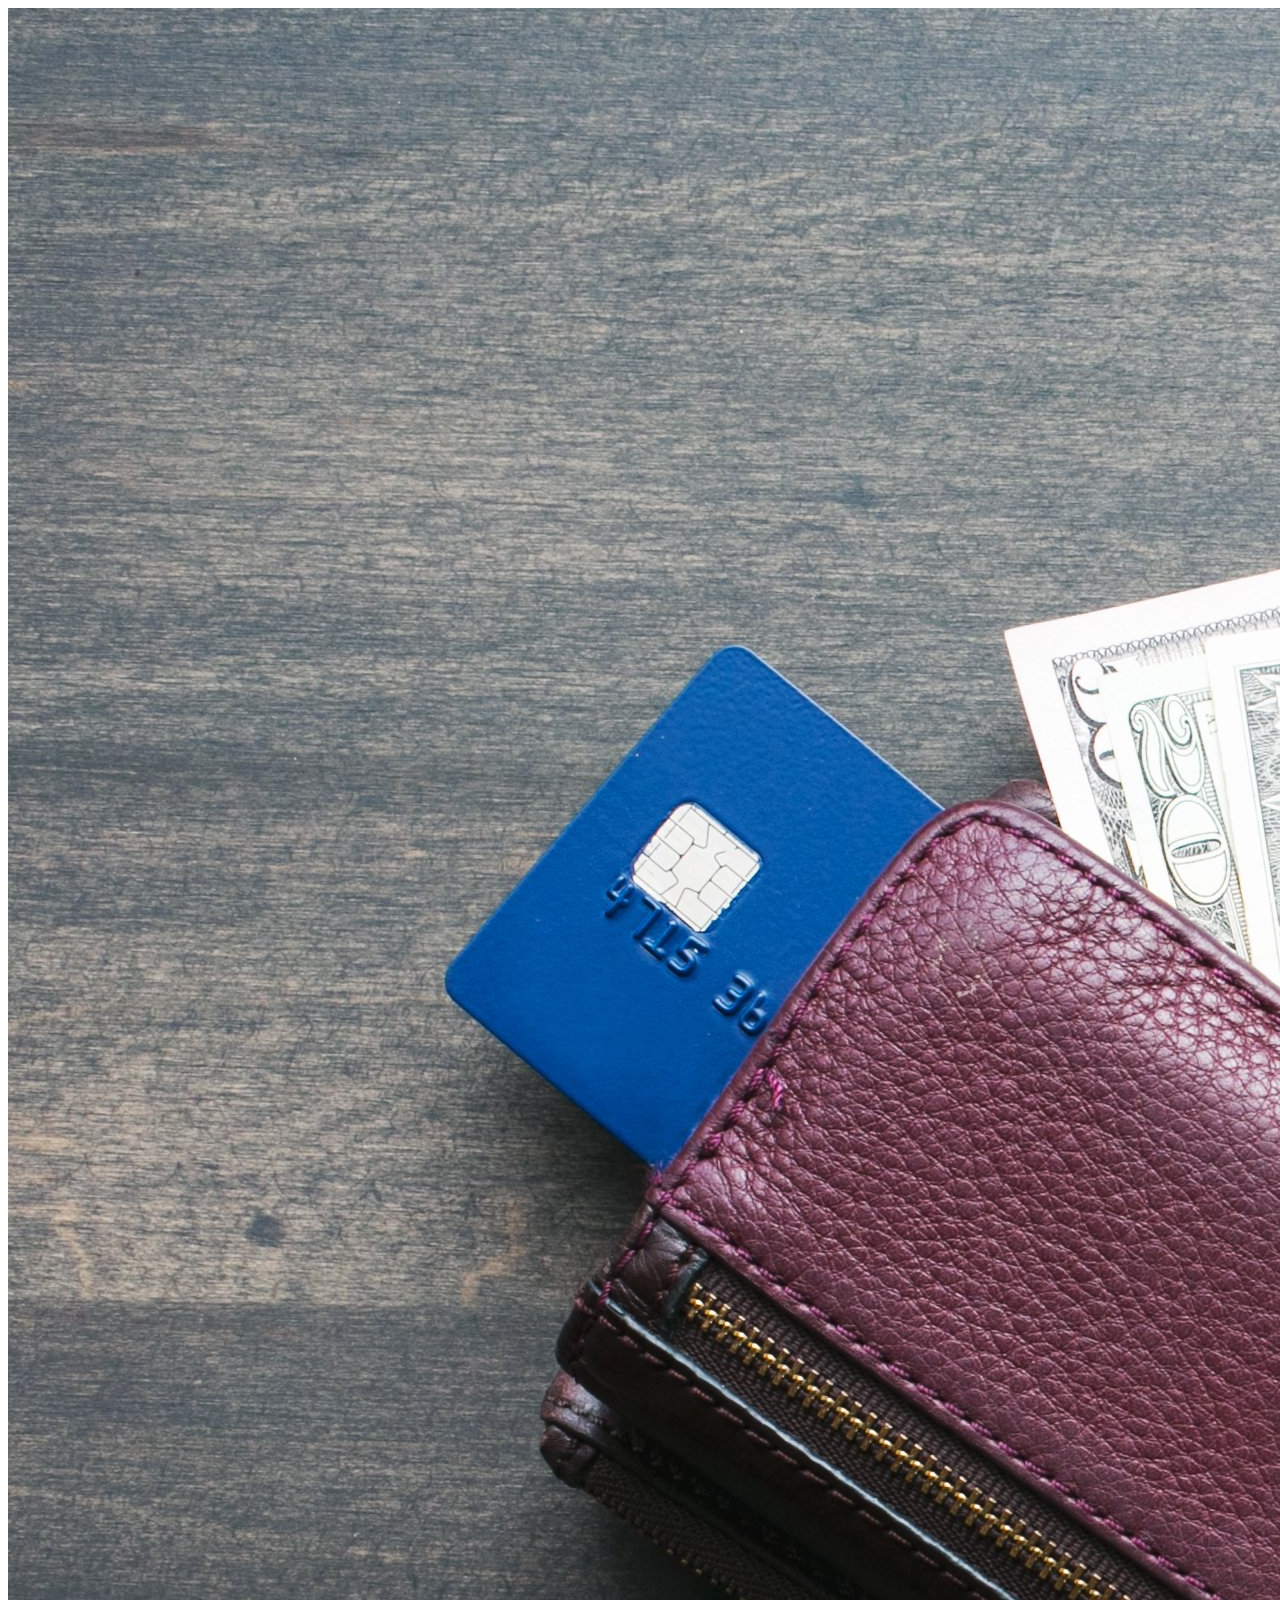
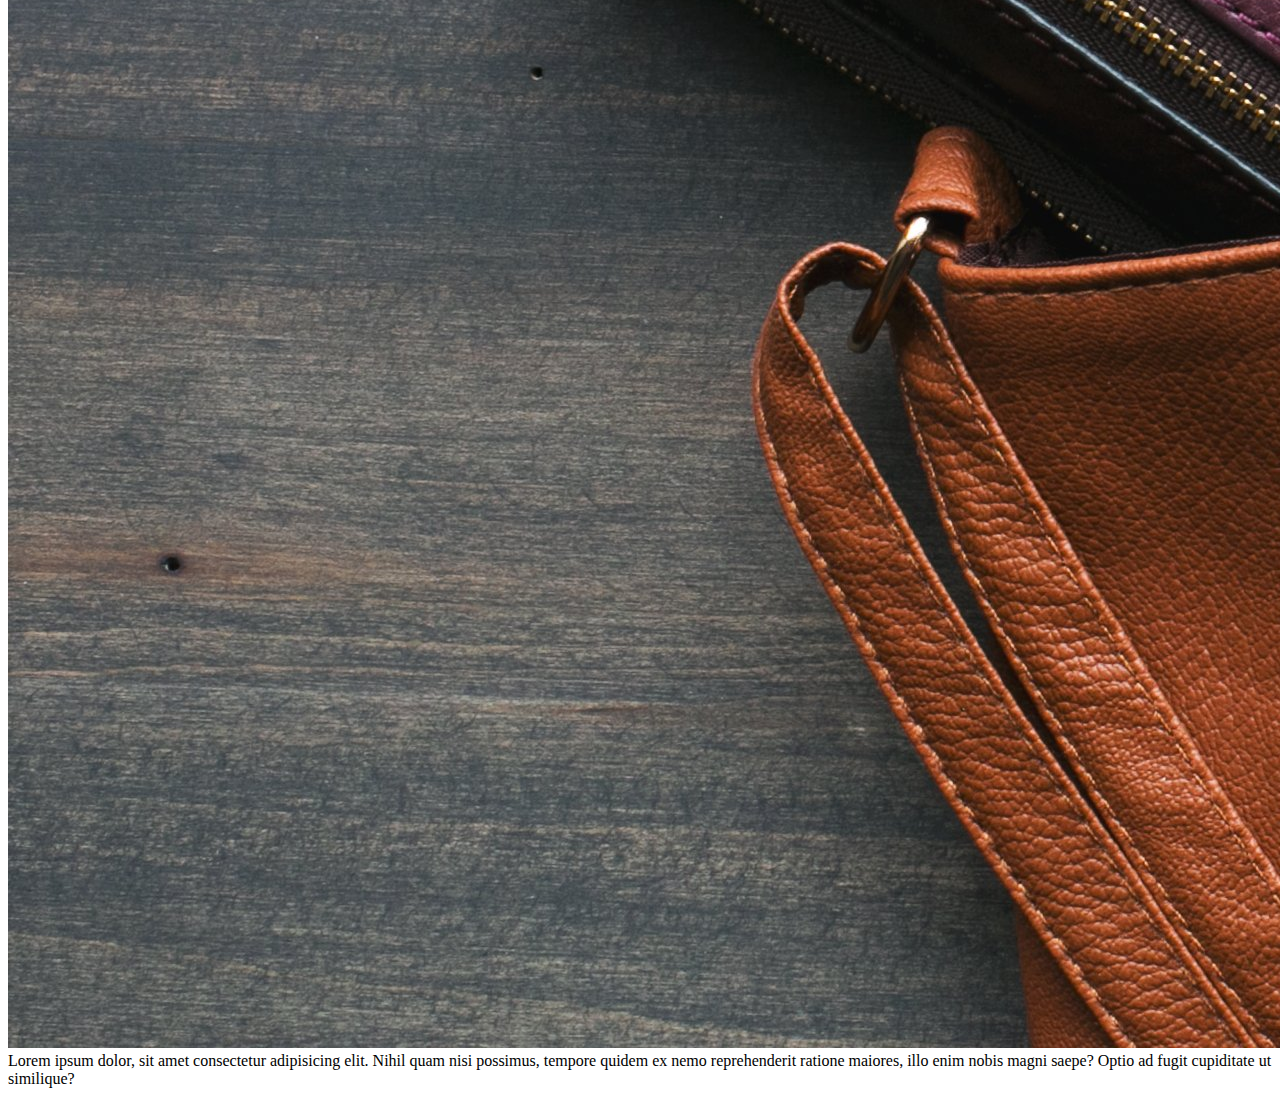
<file: htdocs/04aprendiendoBootstrap/index.html>
<!DOCTYPE html>
<html lang="en">
	<head>
		<meta charset="UTF-8" />
		<meta http-equiv="X-UA-Compatible" content="IE=edge" />
		<meta name="viewport" content="width=device-width, initial-scale=1.0" />
		<title>Document</title>
		<!-- bootstrap -->
		<link
			href="https://cdn.jsdelivr.net/npm/bootstrap@5.1.3/dist/css/bootstrap.min.css"
			rel="stylesheet"
			integrity="sha384-1BmE4kWBq78iYhFldvKuhfTAU6auU8tT94WrHftjDbrCEXSU1oBoqyl2QvZ6jIW3"
			crossorigin="anonymous"
		/>
	</head>
	<body>
		<div class="container">
			<div class="row d-flex justify-content-center align-items-center">
				<div class="col-4 ">
					<img class="img-fluid" src="./assets/purse-with-money.jpg" alt="" />
				</div>
				<div class="col-8">
					Lorem ipsum dolor, sit amet consectetur adipisicing elit. Nihil quam
					nisi possimus, tempore quidem ex nemo reprehenderit ratione maiores,
					illo enim nobis magni saepe? Optio ad fugit cupiditate ut similique?
				</div>
			</div>
		</div>

		<script
			src="https://cdn.jsdelivr.net/npm/bootstrap@5.1.3/dist/js/bootstrap.bundle.min.js"
			integrity="sha384-ka7Sk0Gln4gmtz2MlQnikT1wXgYsOg+OMhuP+IlRH9sENBO0LRn5q+8nbTov4+1p"
			crossorigin="anonymous"
		></script>
	</body>
</html>
</file>
